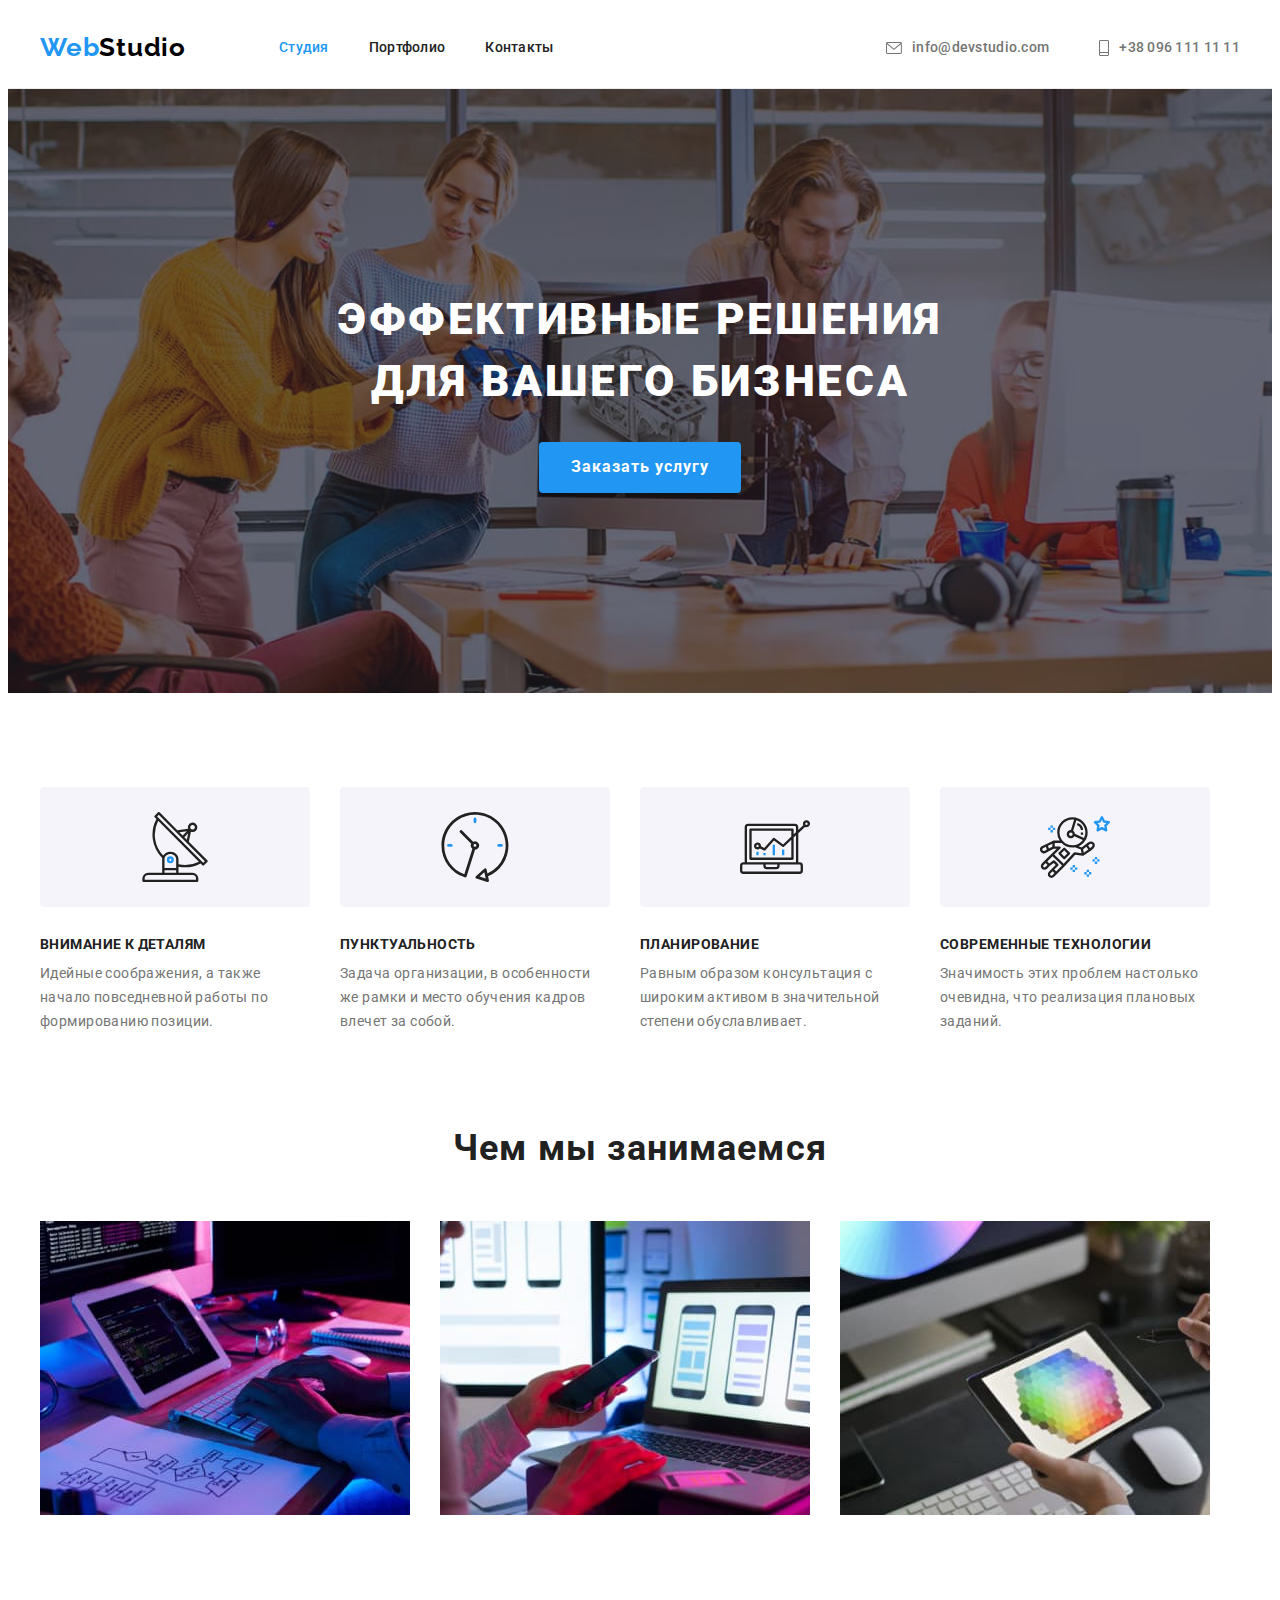
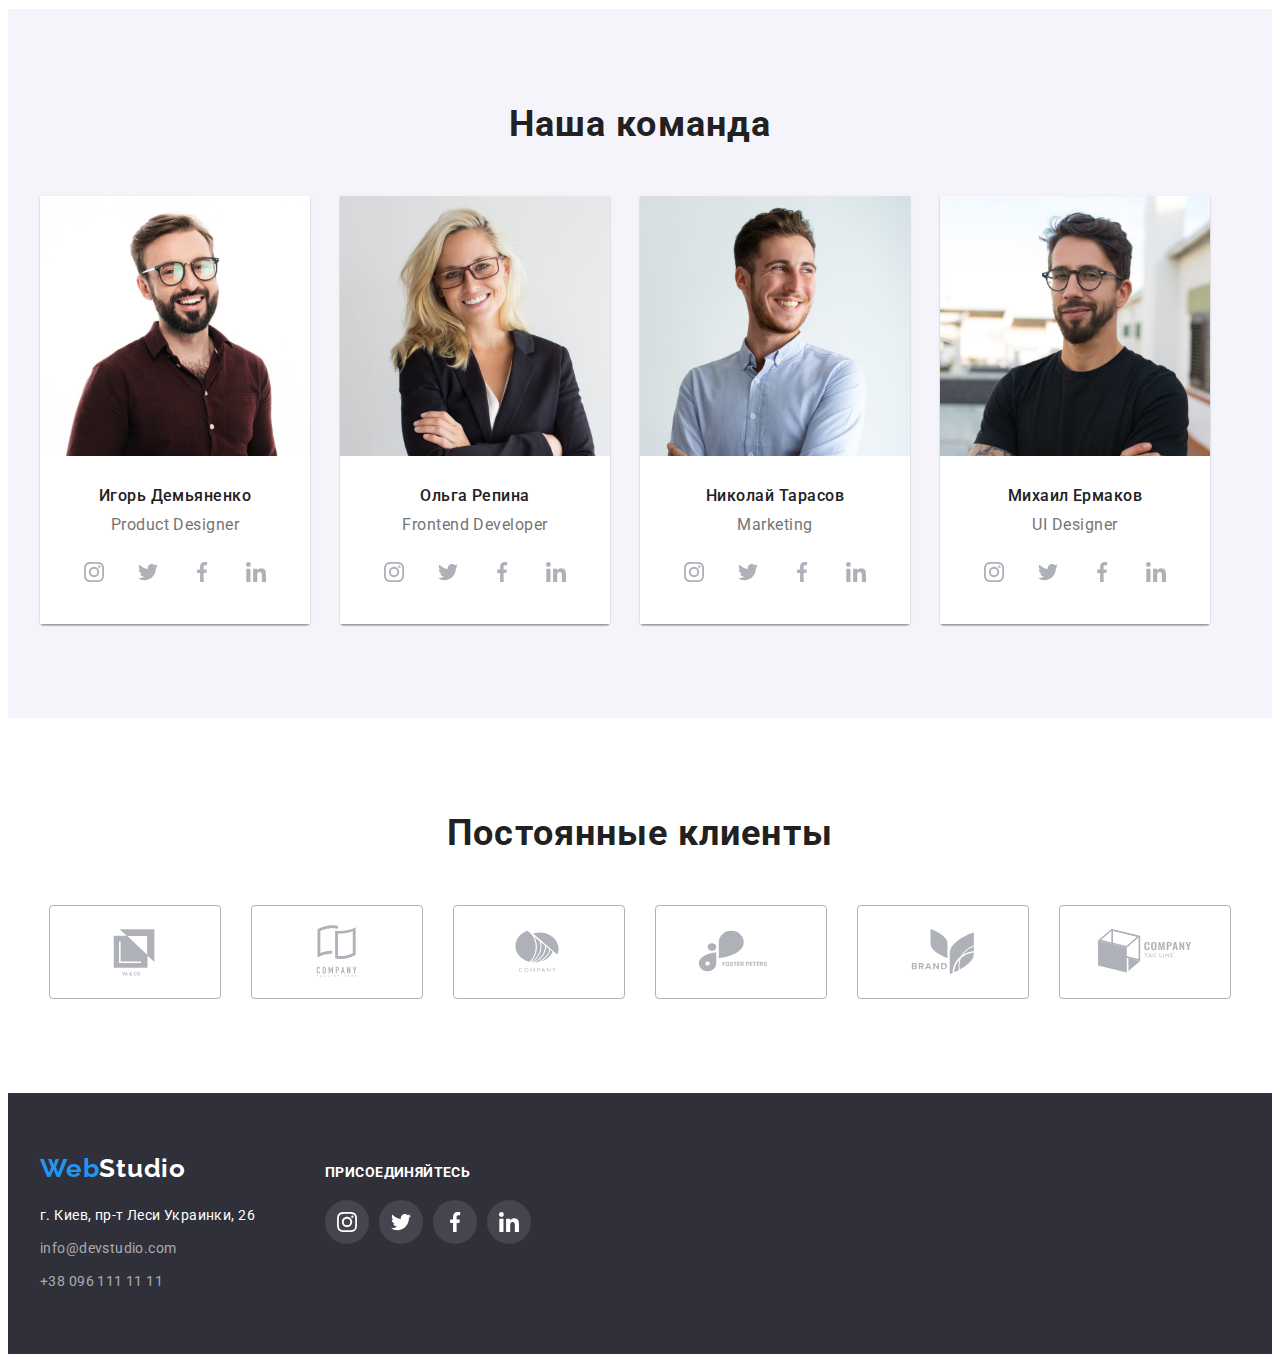
<file: index.html>
<!DOCTYPE html>
<html lang="ru">

<head>
  <meta charset="UTF-8" />
  <meta http-equiv="X-UA-Compatible" content="IE=edge" />
  <meta name="viewport" content="width=device-width, initial-scale=1.0" />
  <title>WebStudio</title>

  <link rel="preconnect" href="https://fonts.googleapis.com" />
  <link rel="preconnect" href="https://fonts.gstatic.com" crossorigin />
  <link href="https://fonts.googleapis.com/css2?family=Raleway:wght@700&family=Roboto:wght@400;500;700;900&display=swap"
    rel="stylesheet" />

  <link rel="stylesheet" href="https://cdnjs.cloudflare.com/ajax/libs/modern-normalize/1.1.0/modern-normalize.min.css"
    integrity="sha512-wpPYUAdjBVSE4KJnH1VR1HeZfpl1ub8YT/NKx4PuQ5NmX2tKuGu6U/JRp5y+Y8XG2tV+wKQpNHVUX03MfMFn9Q=="
    crossorigin="anonymous" referrerpolicy="no-referrer" />

  <link rel="stylesheet" href="./css/styles.css" />
</head>

<body>
  <!--Header section-->
  <header class="header">
    <div class="container header-container">
      <a class="logo link" href="./index.html"><span class="web">Web</span>Studio</a>

      <nav class="header-nav">
        <!--Навігація на інші сторінки сайту-->
        <ul class="header-list list">
          <li class="header-item">
            <a class="header-link header-link-current link" href="./index.html">Студия</a>
          </li>
          <li class="header-item">
            <a class="header-link link" href="./portfolio.html">Портфолио</a>
          </li>
          <li class="header-item">
            <a class="header-link link" href="">Контакты</a>
          </li>
        </ul>
      </nav>

      <!--Контакти-->
      <ul class="contacts-item list">
        <li>
          <a class="contacts-mail contact-link link" href="mailto:info@devstudio.com">
            <svg class="contacts-icon" width="16" height="12">
              <use href="./images/icons.svg#envelope"></use>
            </svg>
            info@devstudio.com</a>
        </li>
        <li>
          <a class="contacts-phone contact-link link" href="tel:+380961111111">
            <svg class="contacts-icon" width="10" height="16">
              <use href="./images/icons.svg#telephone"></use>
            </svg>
            +38 096 111 11 11</a>
        </li>
      </ul>
    </div>
  </header>
  <!--Main section-->
  <main>
    <!--Section Hero-->
    <section class="hero">
      <div class="container">
        <h1 class="hero-title">Эффективные решения для вашего бизнеса</h1>

        <button class="hero-btn" type="button">Заказать услугу</button>
      </div>
    </section>
    <!--Section Features-->
    <section class="features section">
      <div class="container">
        <h2 class="visually-hidden">Преимущества</h2>
        <ul class="features-list list">
          <li class="features-item">
            <div class="features-icon-container">
              <svg width="70" height="70">
                <use href="./images/icons.svg#antenna"></use>
              </svg>
            </div>
            <h3 class="features-tile">Внимание к деталям</h3>
            <p class="features-desc">
              Идейные соображения, а также начало повседневной работы по
              формированию позиции.
            </p>
          </li>
          <li class="features-item">
            <div class="features-icon-container">
              <svg width="70" height="70">
                <use href="./images/icons.svg#clock"></use>
              </svg>
            </div>
            <h3 class="features-tile">Пунктуальность</h3>
            <p class="features-desc">
              Задача организации, в особенности же рамки и место обучения
              кадров влечет за собой.
            </p>
          </li>

          <li class="features-item">
            <div class="features-icon-container">
              <svg width="70" height="70">
                <use href="./images/icons.svg#diagram"></use>
              </svg>
            </div>
            <h3 class="features-tile">Планирование</h3>
            <p class="features-desc">
              Равным образом консультация с широким активом в значительной
              степени обуславливает.
            </p>
          </li>
          <li class="features-item">
            <div class="features-icon-container">
              <svg width="70" height="70">
                <use href="./images/icons.svg#astronaut"></use>
              </svg>
            </div>
            <h3 class="features-tile">Современные технологии</h3>
            <p class="features-desc">
              Значимость этих проблем настолько очевидна, что реализация
              плановых заданий.
            </p>
          </li>
        </ul>
      </div>
    </section>
    <!--Section About-->
    <section class="about section">
      <div class="container">
        <h2 class="about-title">Чем мы занимаемся</h2>
        <ul class="about-list list">
          <li class="about-item">
            <img src="images/box1.jpg" alt="Работа за компьютером" width="370" height="294" />
          </li>
          <li class="about-item">
            <img src="images/box2.jpg" alt="Работа за ноутбуком" width="370" height="294" />
          </li>
          <li class="about-item">
            <img src="images/box3.jpg" alt="Работа на планшете" width="370" height="294" />
          </li>
        </ul>
      </div>
    </section>
    <!--Section Team-->
    <section class="team section">
      <div class="container">
        <h2 class="team-title">Наша команда</h2>
        <ul class="team-list list">
          <li class="team-item">
            <img src="images/igor.jpg" alt="Игорь Демьяненко" width="270" height="260" />
            <div class="team-desc">
              <h3 class="team-name">Игорь Демьяненко</h3>
              <p class="team-position">Product Designer</p>
              <ul class="team-social-list list">
                <li class="team-social-item">
                  <a class="team-social-link link" href="" rel="noopener noreferrer" aria-label="Instagram">
                    <svg class="social-icon" width="20" height="20">
                      <use href="./images/icons.svg#instagram"></use>
                    </svg>
                  </a>
                </li>
                <li class="team-social-item">
                  <a class="team-social-link link">
                    <svg class="social-icon" width="20" height="20">
                      <use href="./images/icons.svg#twitter"></use>
                    </svg>
                  </a>
                </li>
                <li class="team-social-item">
                  <a class="team-social-link link">
                    <svg class="social-icon" width="20" height="20">
                      <use href="./images/icons.svg#facebook"></use>
                    </svg>
                  </a>
                </li>
                <li class="team-social-item">
                  <a class="team-social-link link">
                    <svg class="social-icon" width="20" height="20">
                      <use href="./images/icons.svg#linkedin"></use>
                    </svg>
                  </a>
                </li>
              </ul>
            </div>
          </li>
          <li class="team-item">
            <img src="images/olga.jpg" alt="Ольга Репина" width="270" height="260" />
            <div class="team-desc">
              <h3 class="team-name">Ольга Репина</h3>
              <p class="team-position">Frontend Developer</p>
              <ul class="team-social-list list">
                <li class="team-social-item">
                  <a class="team-social-link link" href="" rel="noopener noreferrer" aria-label="Instagram">
                    <svg class="social-icon" width="20" height="20">
                      <use href="./images/icons.svg#instagram"></use>
                    </svg>
                  </a>
                </li>
                <li class="team-social-item">
                  <a class="team-social-link link">
                    <svg class="social-icon" width="20" height="20">
                      <use href="./images/icons.svg#twitter"></use>
                    </svg>
                  </a>
                </li>
                <li class="team-social-item">
                  <a class="team-social-link link">
                    <svg class="social-icon" width="20" height="20">
                      <use href="./images/icons.svg#facebook"></use>
                    </svg>
                  </a>
                </li>
                <li class="team-social-item">
                  <a class="team-social-link link">
                    <svg class="social-icon" width="20" height="20">
                      <use href="./images/icons.svg#linkedin"></use>
                    </svg>
                  </a>
                </li>
              </ul>
            </div>
          </li>
          <li class="team-item">
            <img src="images/nikolay.jpg" alt="Николай Тарасов" width="270" height="260" />
            <div class="team-desc">
              <h3 class="team-name">Николай Тарасов</h3>
              <p class="team-position">Marketing</p>
              <ul class="team-social-list list">
                <li class="team-social-item">
                  <a class="team-social-link link" href="" rel="noopener noreferrer" aria-label="Instagram">
                    <svg class="social-icon" width="20" height="20">
                      <use href="./images/icons.svg#instagram"></use>
                    </svg>
                  </a>
                </li>
                <li class="team-social-item">
                  <a class="team-social-link link" href="" rel="noopener noreferrer" aria-label="Twitter">
                    <svg class="social-icon" width="20" height="20">
                      <use href="./images/icons.svg#twitter"></use>
                    </svg>
                  </a>
                </li>
                <li class="team-social-item">
                  <a class="team-social-link link" href="" rel="noopener noreferrer" aria-label="Facebook">
                    <svg class="social-icon" width="20" height="20">
                      <use href="./images/icons.svg#facebook"></use>
                    </svg>
                  </a>
                </li>
                <li class="team-social-item">
                  <a class="team-social-link link">
                    <svg class="social-icon" width="20" height="20">
                      <use href="./images/icons.svg#linkedin"></use>
                    </svg>
                  </a>
                </li>
              </ul>
            </div>
          </li>

          <li class="team-item">
            <img src="images/mihail.jpg" alt="Михаил Ермаков" width="270" height="260" />
            <div class="team-desc">
              <h3 class="team-name">Михаил Ермаков</h3>
              <p class="team-position">UI Designer</p>
              <ul class="team-social-list list">
                <li class="team-social-item">
                  <a class="team-social-link link" href="" rel="noopener noreferrer" aria-label="Instagram">
                    <svg class="social-icon" width="20" height="20">
                      <use href="./images/icons.svg#instagram"></use>
                    </svg>
                  </a>
                </li>
                <li class="team-social-item">
                  <a class="team-social-link link">
                    <svg class="social-icon" width="20" height="20">
                      <use href="./images/icons.svg#twitter"></use>
                    </svg>
                  </a>
                </li>
                <li class="team-social-item">
                  <a class="team-social-link link">
                    <svg class="social-icon" width="20" height="20">
                      <use href="./images/icons.svg#facebook"></use>
                    </svg>
                  </a>
                </li>
                <li class="team-social-item">
                  <a class="team-social-link link">
                    <svg class="social-icon" width="20" height="20">
                      <use href="./images/icons.svg#linkedin"></use>
                    </svg>
                  </a>
                </li>
              </ul>
            </div>
          </li>
        </ul>
      </div>
    </section>
    <!--Our clients-->
    <section class="clients section">
      <div class="container">
        <h2 class="about-title">Постоянные клиенты</h2>
        <ul class="clients-list list">
          <li class="clients-item">
            <a class="clients-link" href="" rel="noopener noreferrer" aria-label="Логотип компании 1">
              <svg class="client-icon" width="106" height="60">
                <use href="./images/icons.svg#logo1"></use>
              </svg>
            </a>
          </li>
          <li class="clients-item">
            <a class="clients-link" href="" rel="noopener noreferrer" aria-label="Логотип компании 2">
              <svg class="client-icon" width="106" height="60">
                <use href="./images/icons.svg#logo2"></use>
              </svg>
            </a>
          </li>
          <li class="clients-item">
            <a class="clients-link" href="" rel="noopener noreferrer" aria-label="Логотип компании 3">
              <svg class="client-icon" width="106" height="60">
                <use href="./images/icons.svg#logo3"></use>
              </svg>
            </a>
          </li>
          <li class="clients-item">
            <a class="clients-link" href="" rel="noopener noreferrer" aria-label="Логотип компании 4">
              <svg class="client-icon" width="106" height="60">
                <use href="./images/icons.svg#logo4"></use>
              </svg>
            </a>
          </li>
          <li class="clients-item">
            <a class="clients-link" href="" rel="noopener noreferrer" aria-label="Логотип компании 5">
              <svg class="client-icon" width="106" height="60">
                <use href="./images/icons.svg#logo5"></use>
              </svg>
            </a>
          </li>
          <li class="clients-item">
            <a class="clients-link" href="" rel="noopener noreferrer" aria-label="Логотип компании 6">
              <svg class="client-icon" width="106" height="60">
                <use href="./images/icons.svg#logo6"></use>
              </svg>
            </a>
          </li>
        </ul>
      </div>
    </section>
  </main>
  <!--Footer section-->
  <footer class="footer">
    <div class="footer-container container">
      <div class="footer-left">
        <a class="logo-footer logo-white link" href="./index.html"><span class="web">Web</span>Studio</a>
        <address class="address">
          <p class="adress-street">г. Киев, пр-т Леси Украинки, 26</p>
          <ul class="address-list list">
            <li class="address-item">
              <a class="address-link link" href="mailto:info@devstudio.com">info@devstudio.com</a>
            </li>
            <li class="address-item">
              <a class="address-link link" href="tel:+380961111111">+38 096 111 11 11</a>
            </li>
          </ul>
        </address>
      </div>
      <div class="footer-right">
        <h2 class="footer-title">Присоединяйтесь</h2>
        <ul class="footer-list list">
          <li class="footer-item">
            <a class="footer-link link" href="" rel="noopener noreferrer" aria-label="Instagram">
              <svg class="footer-icon" width="20" height="20">
                <use href="./images/icons.svg#instagram"></use>
              </svg>
            </a>
          </li>
          <li class="footer-item">
            <a class="footer-link link" href="" rel="noopener noreferrer" aria-label="Twitter">
              <svg class="footer-icon" width="20" height="20">
                <use href="./images/icons.svg#twitter"></use>
              </svg>
            </a>
          </li>
          <li class="footer-item">
            <a class="footer-link link" href="" rel="noopener noreferrer" aria-label="Facebook">
              <svg class="footer-icon" width="20" height="20">
                <use href="./images/icons.svg#facebook"></use>
              </svg>
            </a>
          </li>
          <li class="footer-item">
            <a class="footer-link link" href="" rel="noopener noreferrer" aria-label="Linkedin">
              <svg class="footer-icon" width="20" height="20">
                <use href="./images/icons.svg#linkedin"></use>
              </svg>
            </a>
          </li>
        </ul>
      </div>
    </div>
  </footer>
</body>

</html>
</file>
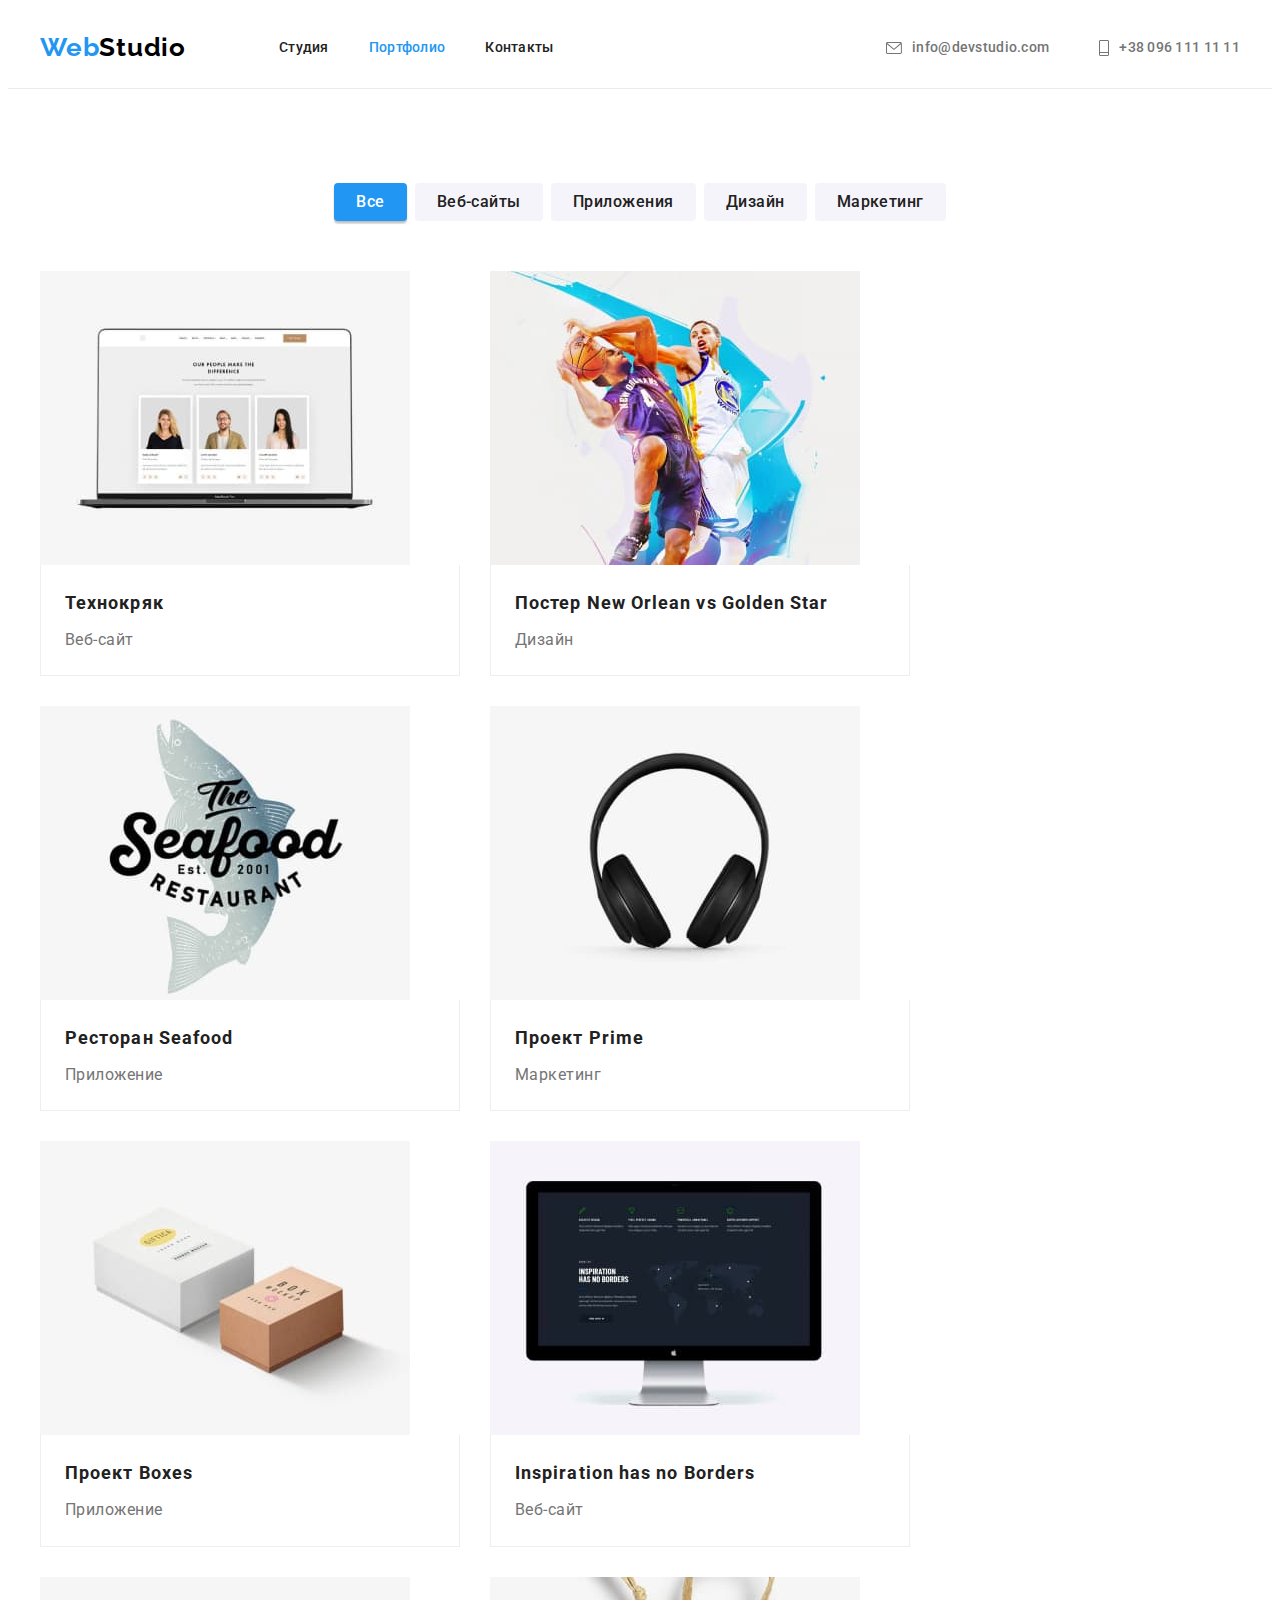
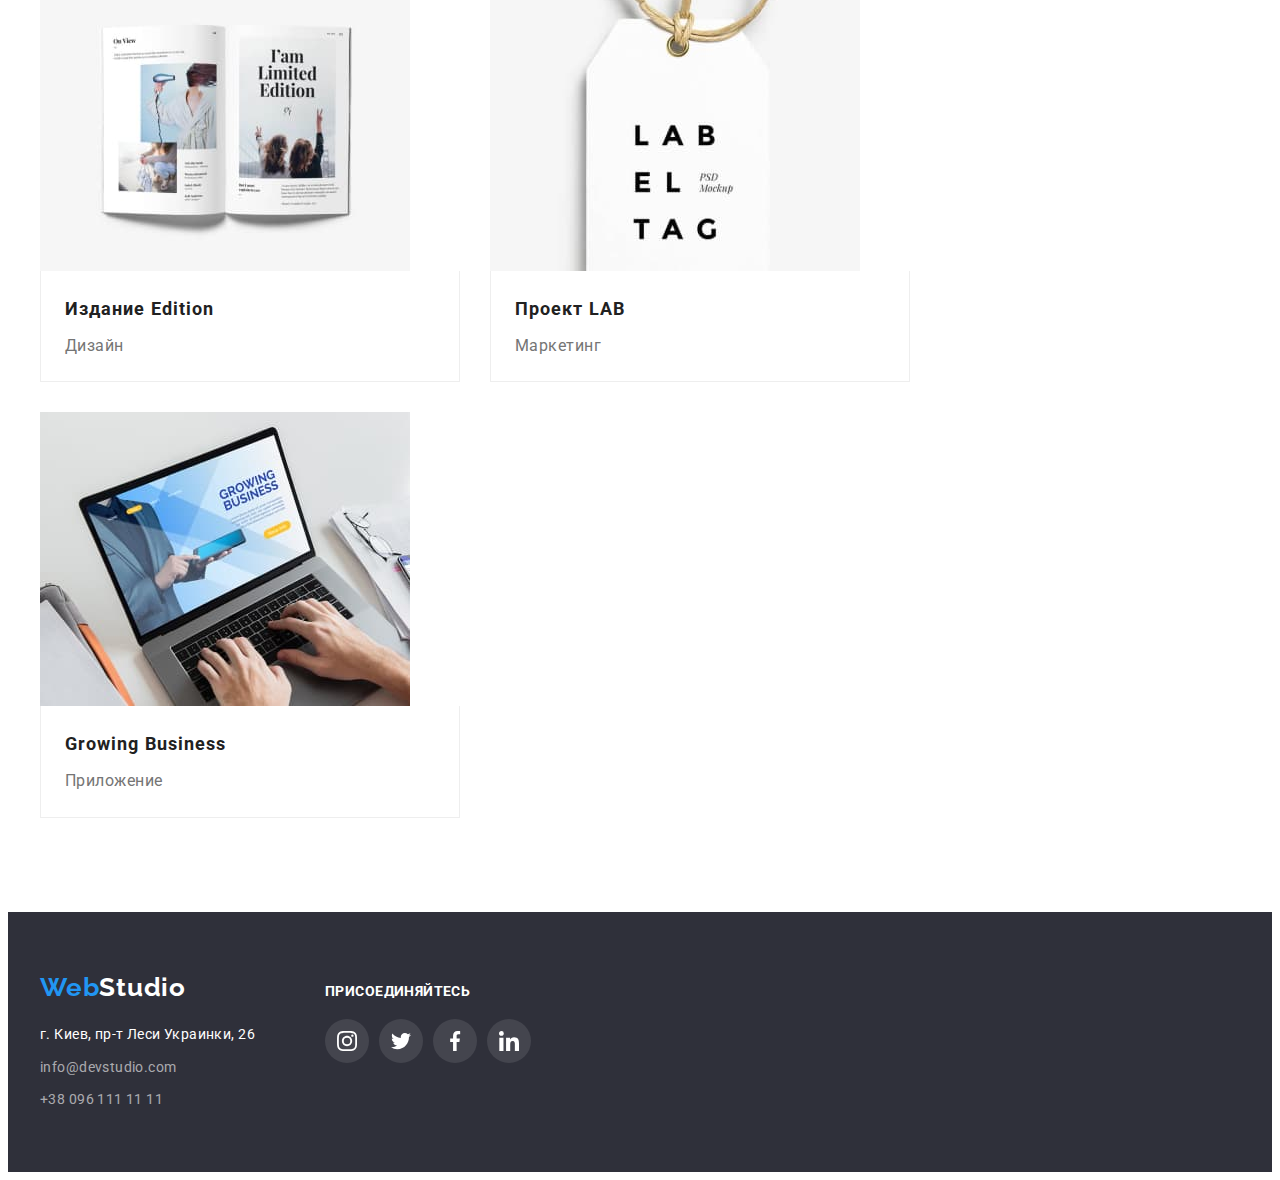
<file: portfolio.html>
<!DOCTYPE html>
<html lang="ru">

<head>
  <meta charset="UTF-8" />
  <meta http-equiv="X-UA-Compatible" content="IE=edge" />
  <meta name="viewport" content="width=device-width, initial-scale=1.0" />
  <title>Portfolio</title>

  <link rel="preconnect" href="https://fonts.googleapis.com" />
  <link rel="preconnect" href="https://fonts.gstatic.com" crossorigin />
  <link href="https://fonts.googleapis.com/css2?family=Raleway:wght@700&family=Roboto:wght@400;500;700;900&display=swap"
    rel="stylesheet" />

  <link rel="stylesheet" href="https://cdnjs.cloudflare.com/ajax/libs/modern-normalize/1.1.0/modern-normalize.min.css"
    integrity="sha512-wpPYUAdjBVSE4KJnH1VR1HeZfpl1ub8YT/NKx4PuQ5NmX2tKuGu6U/JRp5y+Y8XG2tV+wKQpNHVUX03MfMFn9Q=="
    crossorigin="anonymous" referrerpolicy="no-referrer" />

  <link rel="stylesheet" href="./css/styles.css" />
</head>

<body>
  <!--Header section-->
  <header class="header">
    <div class="container header-container">
      <a class="logo link" href="./index.html"><span class="web">Web</span>Studio</a>

      <nav class="header-nav">
        <!--Навігація на інші сторінки сайту-->
        <ul class="header-list list">
          <li class="header-item">
            <a class="header-link link" href="./index.html">Студия</a>
          </li>
          <li class="header-item">
            <a class="header-link header-link-current link" href="./portfolio.html">Портфолио</a>
          </li>
          <li class="header-item">
            <a class="header-link link" href="">Контакты</a>
          </li>
        </ul>
      </nav>

      <!--Контакти-->
      <ul class="contacts-item list">
        <li>
          <a class="contacts-mail contact-link link" href="mailto:info@devstudio.com">
            <svg class="contacts-icon" width="16" height="12">
              <use href="./images/icons.svg#envelope"></use>
            </svg>
            info@devstudio.com</a>
        </li>
        <li>
          <a class="contacts-phone contact-link link" href="tel:+380961111111">
            <svg class="contacts-icon" width="10" height="16">
              <use href="./images/icons.svg#telephone"></use>
            </svg>
            +38 096 111 11 11</a>
        </li>
      </ul>
    </div>
  </header>
  <main>
    <!--Portfolio-->
    <section class="portfolio section">
      <div class="container">
        <h1 class="visually-hidden">Примеры работ</h1>
        <!--Filtr button-->
        <ul class="portfolio-menu list">
          <li class="portfolio-menu-item">
            <button class="filtr-butoon current" type="button">Все</button>
          </li>
          <li class="portfolio-menu-item">
            <button class="filtr-butoon" type="button">Веб-сайты</button>
          </li>
          <li class="portfolio-menu-item">
            <button class="filtr-butoon" type="button">Приложения</button>
          </li>
          <li class="portfolio-menu-item">
            <button class="filtr-butoon" type="button">Дизайн</button>
          </li>
          <li class="portfolio-menu-item">
            <button class="filtr-butoon" type="button">Маркетинг</button>
          </li>
        </ul>
        <!--Examples of work-->
        <ul class="examples-list list">
          <li class="examples-item">
            <a class="example-link link" href="">
              <img src="./images/portfolio/img1.jpg" alt="Веб-сайт Технокряк" />
              <div class="portfolio-desc">
                <h2 class="portfolio-title">Технокряк</h2>
                <p class="portfolio-item">Веб-сайт</p>
              </div>
            </a>
          </li>
          <li class="examples-item">
            <a class="example-link link" href="">
              <img src="./images/portfolio/img2.jpg" alt="Дизайн Постера" />
              <div class="portfolio-desc">
                <h2 class="portfolio-title">
                  Постер <span lang="en">New Orlean vs Golden Star</span>
                </h2>
                <p class="portfolio-item">Дизайн</p>
              </div>
            </a>
          </li>
          <li class="examples-item">
            <a class="example-link link" href="">
              <img src="./images/portfolio/img3.jpg" alt="Приложение для ресторана" />
              <div class="portfolio-desc">
                <h2 class="portfolio-title">
                  Ресторан <span lang="en">Seafood</span>
                </h2>
                <p class="portfolio-item">Приложение</p>
              </div>
            </a>
          </li>
          <li class="examples-item">
            <a class="example-link link" href="">
              <img src="./images/portfolio/img4.jpg" alt="Проект маркетинга" />
              <div class="portfolio-desc">
                <h2 class="portfolio-title">
                  Проект <span lang="en">Prime</span>
                </h2>
                <p class="portfolio-item">Маркетинг</p>
              </div>
            </a>
          </li>
          <li class="examples-item">
            <a class="example-link link" href="">
              <img src="./images/portfolio/img5.jpg" alt="Пример приложения" />
              <div class="portfolio-desc">
                <h2 class="portfolio-title">
                  Проект <span lang="en">Boxes</span>
                </h2>
                <p class="portfolio-item">Приложение</p>
              </div>
            </a>
          </li>
          <li class="examples-item">
            <a class="example-link link" href="">
              <img src="./images/portfolio/img6.jpg" alt="Фото сайта" />
              <div class="portfolio-desc">
                <h2 class="portfolio-title" lang="en">
                  Inspiration has no Borders
                </h2>
                <p class="portfolio-item">Веб-сайт</p>
              </div>
            </a>
          </li>
          <li class="examples-item">
            <a class="example-link link" href="">
              <img src="./images/portfolio/img7.jpg" alt="Фото издания" />
              <div class="portfolio-desc">
                <h2 class="portfolio-title">
                  Издание <span lang="en">Edition</span>
                </h2>
                <p class="portfolio-item">Дизайн</p>
              </div>
            </a>
          </li>
          <li class="examples-item">
            <a class="example-link link" href="">
              <img src="./images/portfolio/img8.jpg" alt="Проект маркетинга" />
              <div class="portfolio-desc">
                <h2 class="portfolio-title">
                  Проект <span lang="en">LAB</span>
                </h2>
                <p class="portfolio-item">Маркетинг</p>
              </div>
            </a>
          </li>
          <li class="examples-item">
            <a class="link example-link" href="">
              <img src="./images/portfolio/img9.jpg" alt="Фото приложения" />
              <div class="portfolio-desc">
                <h2 class="portfolio-title" lang="en">Growing Business</h2>
                <p class="portfolio-item">Приложение</p>
              </div>
            </a>
          </li>
        </ul>
      </div>
    </section>
  </main>
  <!--Footer section-->
  <footer class="footer">
    <div class="footer-container container">
      <div class="footer-left">
        <a class="logo-footer logo-white link" href="./index.html"><span class="web">Web</span>Studio</a>
        <address class="address">
          <p class="adress-street">г. Киев, пр-т Леси Украинки, 26</p>
          <ul class="address-list list">
            <li class="address-item">
              <a class="address-link link" href="mailto:info@devstudio.com">info@devstudio.com</a>
            </li>
            <li class="address-item">
              <a class="address-link link" href="tel:+380961111111">+38 096 111 11 11</a>
            </li>
          </ul>
        </address>
      </div>
      <div class="footer-right">
        <h2 class="footer-title">Присоединяйтесь</h2>
        <ul class="footer-list list">
          <li class="footer-item">
            <a class="footer-link link" href="" rel="noopener noreferrer" aria-label="Instagram">
              <svg class="footer-icon" width="20" height="20">
                <use href="./images/icons.svg#instagram"></use>
              </svg>
            </a>
          </li>
          <li class="footer-item">
            <a class="footer-link link" href="" rel="noopener noreferrer" aria-label="Twitter">
              <svg class="footer-icon" width="20" height="20">
                <use href="./images/icons.svg#twitter"></use>
              </svg>
            </a>
          </li>
          <li class="footer-item">
            <a class="footer-link link" href="" rel="noopener noreferrer" aria-label="Facebook">
              <svg class="footer-icon" width="20" height="20">
                <use href="./images/icons.svg#facebook"></use>
              </svg>
            </a>
          </li>
          <li class="footer-item">
            <a class="footer-link link" href="" rel="noopener noreferrer" aria-label="Linkedin">
              <svg class="footer-icon" width="20" height="20">
                <use href="./images/icons.svg#linkedin"></use>
              </svg>
            </a>
          </li>
        </ul>
      </div>
    </div>
  </footer>
</body>

</html>
</file>
<file: css/styles.css>
:root {
  /* fonts */
  --main-font: Roboto, sans-serif;
  --secondary-font: Raleway, sans-serif;
  /* text-color */
  --main-text-color: #212121;
  --second-text-color: #757575;
  --accent-text-color: #2196f3;
  /* backgroud-color */
  --dark: #2f303a;
  --light: #f5f4fa;
}

body {
  font-family: var(--main-font);
  color: var(--main-text-color);
}

/* Base styles*/
.container {
  width: 1200px;
  padding-right: 15px;
  padding-left: 15px;
  margin-right: auto;
  margin-left: auto;
}

img {
  display: block;
}

.section {
  padding-top: 94px;
  padding-bottom: 94px;
}

.visually-hidden {
  position: absolute;
  width: 1px;
  height: 1px;
  margin: -1px;
  border: 0;
  padding: 0;
  white-space: nowrap;
  clip-path: inset(100%);
  clip: rect(0 0 0 0);
  overflow: hidden;
}

/* reset styles*/
h1,
h2,
h3,
h4,
h5,
h6,
p {
  margin: 0;
}

.link {
  text-decoration: none;
  color: currentColor;
}

.list {
  list-style: none;
  padding: 0;
  margin: 0;
}

/*Header section*/
.header {
  margin-left: auto;
  margin-right: auto;
  max-width: 1600px;
  border-bottom: 1px solid #ececec;
}

.header-container {
  display: flex;
  align-items: center;
}

.header-list {
  display: flex;
  gap: 40px;
}

.logo {
  margin-right: 93px;

  font-family: var(--secondary-font);
  font-weight: 700;
  font-size: 26px;
  line-height: 1.2;
  letter-spacing: 0.03em;
  color: #000000;
}

.web {
  font-family: var(--secondary-font);
  color: var(--accent-text-color);
  font-weight: 700;
  font-size: 26px;
  line-height: 1.2;
  letter-spacing: 0.03em;
}

.header-nav {
  margin-right: auto;
}
.header-link {
  display: block;
  padding-top: 32px;
  padding-bottom: 32px;
  font-weight: 500;
  font-size: 14px;
  line-height: 1.1;
  letter-spacing: 0.02em;
  color: #212121;
}

.header-link:hover,
.header-link:focus,
.contacts-mail:hover,
.contacts-mail:focus,
.contacts-phone:hover,
.contacts-phone:focus {
  color: var(--accent-text-color);
}

.header-link-current {
  color: var(--accent-text-color);
}

.contacts-mail {
  padding-top: 32px;
  padding-bottom: 32px;
  margin-right: 50px;
}

.contacts-phone {
  padding-top: 32px;
  padding-bottom: 32px;
}

.contacts-icon {
  margin-right: 10px;
  fill: currentColor;
}

.contacts-icon:hover .contacts-icon:focus {
  color: var(--accent-text-color);
}

.contact-link {
  display: flex;
  align-items: center;
}

.contacts-item {
  display: flex;
  align-items: center;
  color: var(--second-text-color);
  font-weight: 500;
  font-size: 14px;
  line-height: 1.1;
  letter-spacing: 0.02em;
}

/*section hero*/

.hero {
  background-image: linear-gradient(
      to right,
      rgba(47, 48, 58, 0.4),
      rgba(47, 48, 58, 0.4)
    ),
    url("../images/hero/img-hero.jpg");
  background-color: #c4c4c4;
  background-repeat: no-repeat;
  background-position: center;
  background-size: cover;

  max-width: 1600px;
  margin-right: auto;
  margin-left: auto;
  padding-top: 200px;
  padding-bottom: 200px;
  text-align: center;
}

.hero-title {
  margin-left: auto;
  margin-right: auto;
  width: 696px;
  margin-bottom: 30px;
  font-weight: 900;
  font-size: 44px;
  line-height: 1.4;
  letter-spacing: 0.06em;
  text-transform: uppercase;
  color: #ffffff;
}

.hero-btn {
  min-width: 200px;
  min-height: 50px;
  padding: 10px 32px;
  font-family: inherit;
  font-weight: 700;
  font-size: 16px;
  line-height: 1.9;
  letter-spacing: 0.06em;
  color: #ffffff;
  background-color: #2196f3;
  border: none;
  cursor: pointer;
  box-shadow: 0px 4px 4px rgba(0, 0, 0, 0.15);
  border-radius: 4px;
}

.hero-btn:hover,
.hero-btn:focus {
  background-color: #188ce8;
  border: none;
}

/*section featuers*/
.features-list {
  display: flex;
}

.features-item {
  width: 270px;
  margin-right: 30px;
}

.features-item:last-child {
  margin-right: 0;
}

.features-tile {
  margin-bottom: 10px;
  font-weight: 700;
  font-size: 14px;
  line-height: 1.1;
  letter-spacing: 0.03em;
  text-transform: uppercase;
}

.features-desc {
  font-size: 14px;
  line-height: 1.7;
  letter-spacing: 0.03em;
  color: var(--second-text-color);
}

.features-icon-container {
  display: flex;
  width: 270px;
  height: 120px;
  background-color: var(--light);
  border-radius: 4px;
  align-items: center;
  justify-content: center;
  margin-bottom: 30px;
}

/*section about*/

.about-list {
  display: flex;
  margin-right: auto;
  margin-left: auto;
}

.about-title,
.team-title {
  margin-bottom: 50px;
}
.about {
  padding-top: 0;
}
.about-title {
  margin-bottom: 50px;
  font-weight: 700;
  font-size: 36px;
  line-height: 1.2;
  text-align: center;
  letter-spacing: 0.03em;
}

.about-item {
  margin-right: 30px;
}

.about-item:last-child {
  margin-right: 0;
}
/*section team*/
.team {
  background-color: var(--light);
 }

.team-title {
  margin-bottom: 50px;
  font-weight: 700;
  font-size: 36px;
  line-height: 1.2;
  text-align: center;
  letter-spacing: 0.03em;
  color: var(--main-text-color);
}

.team-name {
  margin-bottom: 10px;
  font-weight: 500;
  font-size: 16px;
  line-height: 1.2;
  text-align: center;
  letter-spacing: 0.03em;
}

.team-position {
  font-size: 16px;
  line-height: 1.2;
  text-align: center;
  letter-spacing: 0.03em;
  color: var(--second-text-color);
  margin-bottom: 16px;
}

.team-list {
  display: flex;
}

.team-item {
  margin-right: 30px;
  box-shadow: 0px 1px 3px rgba(0, 0, 0, 0.12), 0px 1px 1px rgba(0, 0, 0, 0.14),
    0px 2px 1px rgba(0, 0, 0, 0.2);
  border-radius: 0px 0px 4px 4px;
}

.team-item:last-child {
  margin-right: 0;
}

.team-desc {
  padding-top: 30px;
  padding-bottom: 30px;
  background-color: #ffffff;
}

.team-social-list {
  display: flex;
  align-items: center;
  justify-content: center;
  gap: 10px;
}

.team-social-link {
  display: flex;
  align-items: center;
  justify-content: center;
  width: 44px;
  height: 44px;
  background-color: #ffffff;
  border-radius: 50%;
}

.social-icon {
  fill: #afb1b8;
}

.team-social-link:hover {
  background-color: #2196f3;
}

.team-social-link:hover .social-icon {
  fill: #ffffff;
}

/*Our clients*/
.clients-list {
  display: flex;
  align-items: center;
  justify-content: center;
  gap: 30px;
}

.clients-link {
  display: flex;
  align-items: center;
  justify-content: center;
  width: 170px;
  height: 92px;
  border: 1px solid #afb1b8;
  border-radius: 4px;
  color: #afb1b8;
}

.client-icon {
  fill: currentColor;
}

.clients-link:hover,
.clients-link:focus {
  color: #2196f3;
  border: 1px solid #2196f3;
}

/*Footer section*/
.footer {
  background-color: var(--dark);
  padding-top: 60px;
  padding-bottom: 60px;
}

.footer-container {
  display: flex;
  align-items: baseline;
}

.footer-left {
  display: flex;
  flex-direction: column;
}

.logo-footer {
  display: inline-block;
  margin-bottom: 20px;
}

.logo-white {
  font-family: var(--secondary-font);
  font-weight: 700;
  font-size: 26px;
  line-height: 1.2;
  letter-spacing: 0.03em;
  color: #ffffff;
}

.address {
  font-style: inherit;
}

.adress-street {
  margin-bottom: 9px;
  font-size: 14px;
  line-height: 1.7;
  letter-spacing: 0.03em;
  color: #ffffff;
}

.address-link {
  font-size: 14px;
  line-height: 1.7;
  letter-spacing: 0.03em;
  color: rgba(255, 255, 255, 0.6);
}

.address-link:hover,
.address-link:focus {
  color: var(--accent-text-color);
}

.address-item {
  margin-bottom: 9px;
}

.address-item:last-child {
  margin-bottom: 0;
}

.footer-right {
  display: flex;
  flex-direction: column;
  margin-left: 70px;
}

.footer-list {
  display: flex;
  align-items: center;
  justify-content: center;
  gap: 10px;
}

.footer-title {
  margin-bottom: 20px;
  font-weight: 700;
  font-size: 14px;
  line-height: 16px;
  letter-spacing: 0.03em;
  text-transform: uppercase;

  color: #ffffff;
}

.footer-link {
  display: flex;
  align-items: center;
  justify-content: center;
  width: 44px;
  height: 44px;
  border-radius: 50%;
  background: rgba(255, 255, 255, 0.1);
}

.footer-icon {
  fill: #ffffff;
}

.footer-link:hover,
.footer-link:focus {
  background-color: #2196f3;
}

/*Portfolio srction*/
.portfolio-menu {
  display: flex;
  margin-left: auto;
  margin-right: auto;
  justify-content: center;
  margin-bottom: 50px;
}

.filtr-butoon {
  padding-left: 22px;
  padding-right: 22px;
  padding-top: 6px;
  padding-bottom: 6px;
  font-family: inherit;
  color: var(--main-text-color);
  font-weight: 500;
  font-size: 16px;
  line-height: 1.6;
  letter-spacing: 0.03em;
  background-color: var(--light);
  cursor: pointer;
  border: none;
  border-radius: 4px;
}

.filtr-butoon:hover,
.filtr-butoon:focus,
.current {
  color: #ffffff;
  background-color: var(--accent-text-color);
  box-shadow: 0px 3px 1px rgba(0, 0, 0, 0.1), 0px 1px 2px rgba(0, 0, 0, 0.08),
    0px 2px 2px rgba(0, 0, 0, 0.12);
  border-radius: 4px;
}

.portfolio-menu-item {
  padding-right: 8px;
}

.portfolio-menu-item:last-child {
  padding-right: 0;
}

.examples-list {
  display: flex;
  flex-wrap: wrap;
  gap: 30px;
}

.examples-item {
  flex-basis: calc((100% - 2 * 30) / 3);
}

.portfolio-title {
  margin-bottom: 4px;
  font-weight: 700;
  font-size: 18px;
  line-height: 2;
  letter-spacing: 0.06em;
}

.portfolio-item {
  font-size: 16px;
  line-height: 1.9;
  letter-spacing: 0.03em;
  color: var(--second-text-color);
}

.portfolio-desc {
  padding-top: 20px;
  padding-bottom: 20px;
  padding-left: 24px;
  padding-right: 24px;
  width: 370px;
  border: 1px solid #eeeeee;
  border-top: none;
}



.example-link {
  display: block;
}

.example-link:hover,
.example-link:focus {
  box-shadow: 0px 1px 1px rgba(0, 0, 0, 0.12), 0px 4px 4px rgba(0, 0, 0, 0.06),
    1px 4px 6px rgba(0, 0, 0, 0.16);
}
</file>
